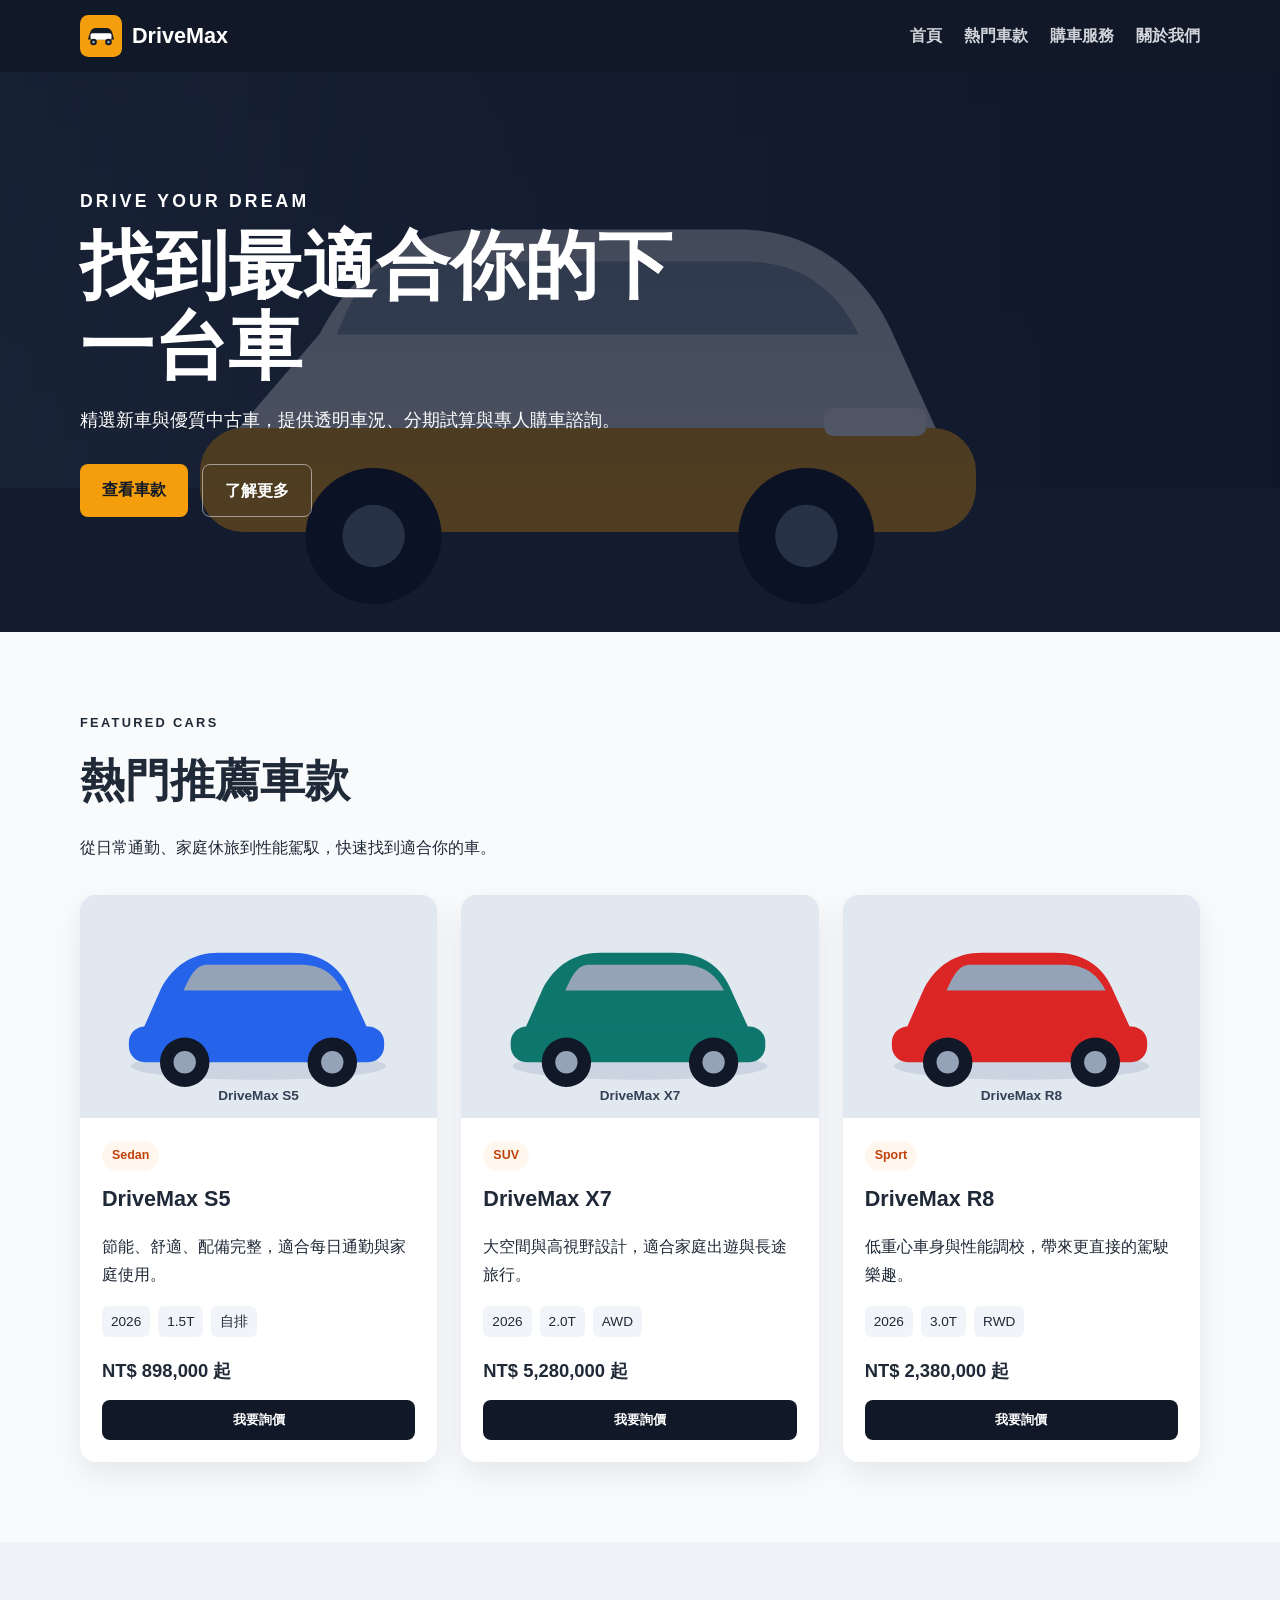
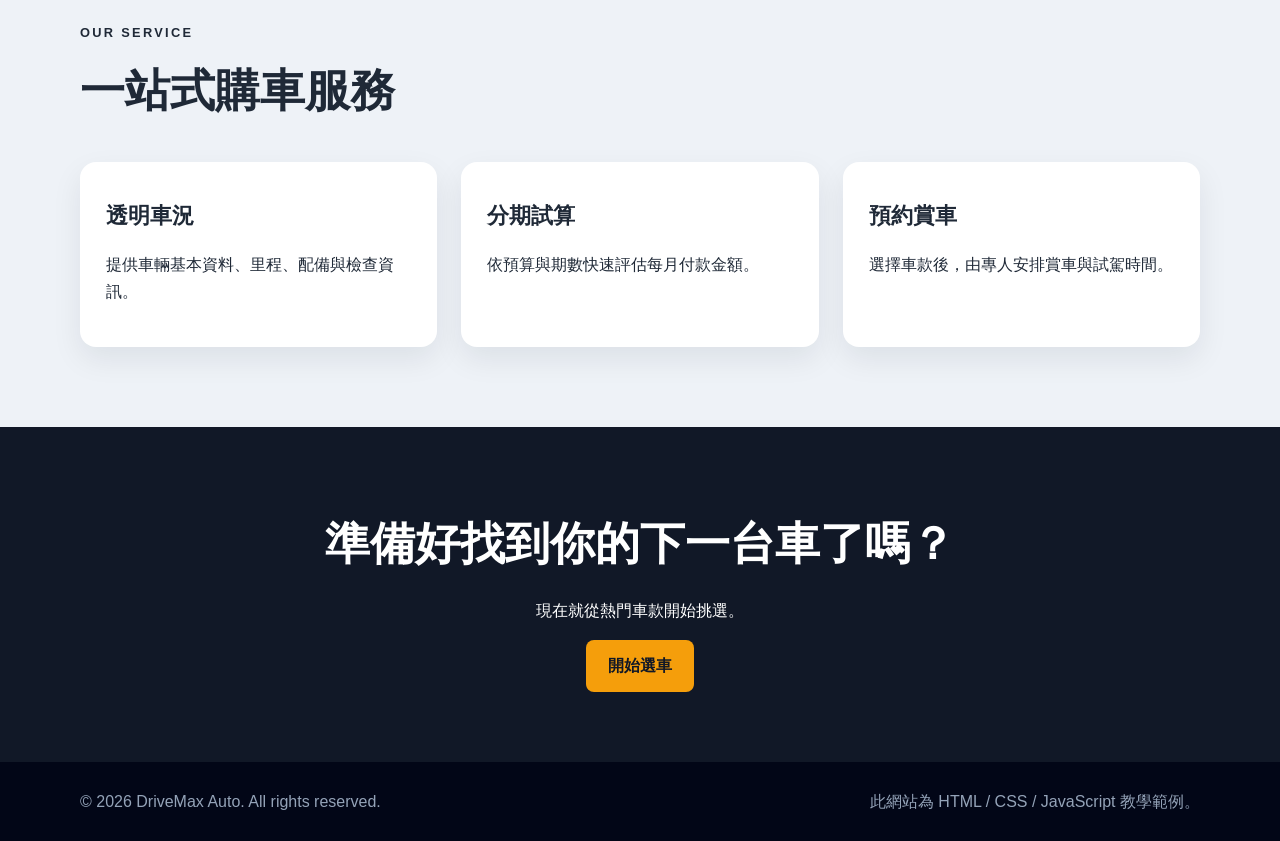
<file: index.html>
<!DOCTYPE html>
<html lang="zh-Hant">
<head>
  <meta charset="UTF-8">
  <meta name="viewport" content="width=device-width, initial-scale=1.0">
  <title>DriveMax 汽車銷售</title>
  <link rel="stylesheet" href="css/style.css">
</head>
<body>
  <header class="header">
    <div class="container nav">
      <a class="brand" href="index.html">
        <img src="images/logo.svg" alt="DriveMax Logo">
        <span>DriveMax</span>
      </a>

      <nav>
        <a href="index.html">首頁</a>
        <a href="#cars">熱門車款</a>
        <a href="#service">購車服務</a>
        <a href="about.html">關於我們</a>
      </nav>
    </div>
  </header>

  <main>
    <section class="hero">
      <div class="container hero-content">
        <div>
          <p class="eyebrow">DRIVE YOUR DREAM</p>
          <h1>找到最適合你的下一台車</h1>
          <p>
            精選新車與優質中古車，提供透明車況、分期試算與專人購車諮詢。
          </p>
          <div class="hero-actions">
            <a class="btn primary" href="#cars">查看車款</a>
            <a class="btn secondary" href="about.html">了解更多</a>
          </div>
        </div>
      </div>
    </section>

    <section id="cars" class="section">
      <div class="container">
        <div class="section-heading">
          <p class="eyebrow">FEATURED CARS</p>
          <h2>熱門推薦車款</h2>
          <p>從日常通勤、家庭休旅到性能駕馭，快速找到適合你的車。</p>
        </div>

        <div class="car-grid">
          <article class="car-card">
            <img src="images/sedan.svg" alt="都會房車">
            <div class="car-card-body">
              <span class="tag">Sedan</span>
              <h3>DriveMax S5</h3>
              <p>節能、舒適、配備完整，適合每日通勤與家庭使用。</p>
              <div class="car-meta">
                <span>2026</span>
                <span>1.5T</span>
                <span>自排</span>
              </div>
              <strong>NT$ 898,000 起</strong>
              <button class="inquiry-btn" data-car="DriveMax S5">我要詢價</button>
            </div>
          </article>

          <article class="car-card">
            <img src="images/suv.svg" alt="休旅車">
            <div class="car-card-body">
              <span class="tag">SUV</span>
              <h3>DriveMax X7</h3>
              <p>大空間與高視野設計，適合家庭出遊與長途旅行。</p>
              <div class="car-meta">
                <span>2026</span>
                <span>2.0T</span>
                <span>AWD</span>
              </div>
              <strong>NT$ 5,280,000 起</strong>
              <button class="inquiry-btn" data-car="DriveMax X7">我要詢價</button>
            </div>
          </article>

          <article class="car-card">
            <img src="images/sport.svg" alt="跑車">
            <div class="car-card-body">
              <span class="tag">Sport</span>
              <h3>DriveMax R8</h3>
              <p>低重心車身與性能調校，帶來更直接的駕駛樂趣。</p>
              <div class="car-meta">
                <span>2026</span>
                <span>3.0T</span>
                <span>RWD</span>
              </div>
              <strong>NT$ 2,380,000 起</strong>
              <button class="inquiry-btn" data-car="DriveMax R8">我要詢價</button>
            </div>
          </article>
        </div>
      </div>
    </section>

    <section id="service" class="section service-section">
      <div class="container">
        <div class="section-heading">
          <p class="eyebrow">OUR SERVICE</p>
          <h2>一站式購車服務</h2>
        </div>

        <div class="service-grid">
          <div class="service-card">
            <h3>透明車況</h3>
            <p>提供車輛基本資料、里程、配備與檢查資訊。</p>
          </div>
          <div class="service-card">
            <h3>分期試算</h3>
            <p>依預算與期數快速評估每月付款金額。</p>
          </div>
          <div class="service-card">
            <h3>預約賞車</h3>
            <p>選擇車款後，由專人安排賞車與試駕時間。</p>
          </div>
        </div>
      </div>
    </section>

    <section class="cta">
      <div class="container">
        <h2>準備好找到你的下一台車了嗎？</h2>
        <p>現在就從熱門車款開始挑選。</p>
        <a class="btn primary" href="#cars">開始選車</a>
      </div>
    </section>
  </main>

  <footer>
    <div class="container footer-content">
      <p>© 2026 DriveMax Auto. All rights reserved.</p>
      <p>此網站為 HTML / CSS / JavaScript 教學範例。</p>
    </div>
  </footer>

  <script src="js/main.js"></script>
</body>
</html>
</file>
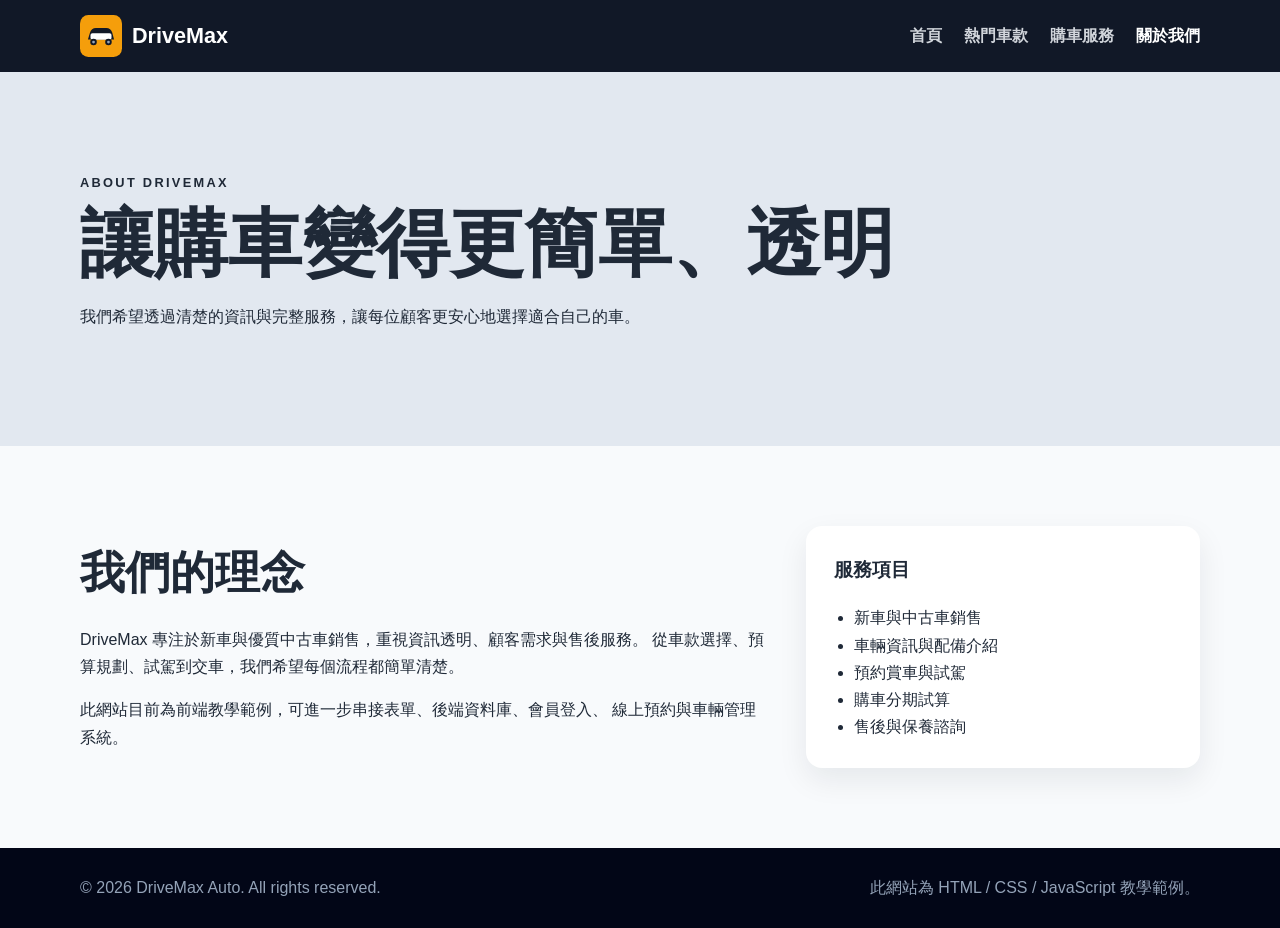
<file: about.html>
<!DOCTYPE html>
<html lang="zh-Hant">
<head>
  <meta charset="UTF-8">
  <meta name="viewport" content="width=device-width, initial-scale=1.0">
  <title>關於我們 | DriveMax 汽車銷售</title>
  <link rel="stylesheet" href="css/style.css">
</head>
<body>
  <header class="header">
    <div class="container nav">
      <a class="brand" href="index.html">
        <img src="images/logo.svg" alt="DriveMax Logo">
        <span>DriveMax</span>
      </a>

      <nav>
        <a href="index.html">首頁</a>
        <a href="index.html#cars">熱門車款</a>
        <a href="index.html#service">購車服務</a>
        <a class="active" href="about.html">關於我們</a>
      </nav>
    </div>
  </header>

  <main>
    <section class="page-hero">
      <div class="container">
        <p class="eyebrow">ABOUT DRIVEMAX</p>
        <h1>讓購車變得更簡單、透明</h1>
        <p>我們希望透過清楚的資訊與完整服務，讓每位顧客更安心地選擇適合自己的車。</p>
      </div>
    </section>

    <section class="section">
      <div class="container about-grid">
        <div>
          <h2>我們的理念</h2>
          <p>
            DriveMax 專注於新車與優質中古車銷售，重視資訊透明、顧客需求與售後服務。
            從車款選擇、預算規劃、試駕到交車，我們希望每個流程都簡單清楚。
          </p>
          <p>
            此網站目前為前端教學範例，可進一步串接表單、後端資料庫、會員登入、
            線上預約與車輛管理系統。
          </p>
        </div>

        <div class="info-box">
          <h3>服務項目</h3>
          <ul>
            <li>新車與中古車銷售</li>
            <li>車輛資訊與配備介紹</li>
            <li>預約賞車與試駕</li>
            <li>購車分期試算</li>
            <li>售後與保養諮詢</li>
          </ul>
        </div>
      </div>
    </section>
  </main>

  <footer>
    <div class="container footer-content">
      <p>© 2026 DriveMax Auto. All rights reserved.</p>
      <p>此網站為 HTML / CSS / JavaScript 教學範例。</p>
    </div>
  </footer>

  <script src="js/main.js"></script>
</body>
</html>
</file>
<file: css/style.css>
* {
  box-sizing: border-box;
}

html {
  scroll-behavior: smooth;
}

body {
  margin: 0;
  font-family: Arial, "Noto Sans TC", sans-serif;
  color: #1f2937;
  background: #f8fafc;
  line-height: 1.7;
}

img {
  max-width: 100%;
  display: block;
}

a {
  color: inherit;
  text-decoration: none;
}

.container {
  width: min(1120px, calc(100% - 40px));
  margin: 0 auto;
}

.header {
  background: #111827;
  color: #fff;
  position: sticky;
  top: 0;
  z-index: 100;
}

.nav {
  min-height: 72px;
  display: flex;
  align-items: center;
  justify-content: space-between;
  gap: 32px;
}

.brand {
  display: flex;
  align-items: center;
  gap: 10px;
  font-weight: 800;
  font-size: 1.35rem;
}

.brand img {
  width: 42px;
  height: 42px;
}

nav {
  display: flex;
  gap: 22px;
  flex-wrap: wrap;
}

nav a {
  color: #d1d5db;
  font-weight: 700;
}

nav a:hover,
nav a.active {
  color: #fff;
}

.hero {
  min-height: 560px;
  display: flex;
  align-items: center;
  color: #fff;
  background:
    linear-gradient(rgba(15, 23, 42, 0.78), rgba(15, 23, 42, 0.7)),
    url("../images/camping.svg") center/cover no-repeat;
}

.hero-content {
  display: grid;
  grid-template-columns: minmax(0, 650px) 1fr;
}

.hero h1,
.page-hero h1 {
  font-size: clamp(2.4rem, 6vw, 4.6rem);
  line-height: 1.1;
  margin: 10px 0 18px;
}

.hero p {
  max-width: 620px;
  font-size: 1.1rem;
}

.eyebrow {
  margin: 0;
  font-size: 0.8rem;
  font-weight: 800;
  letter-spacing: 0.18em;
  text-transform: uppercase;
}

.hero-actions {
  display: flex;
  gap: 14px;
  margin-top: 28px;
  flex-wrap: wrap;
}

.btn {
  display: inline-block;
  border-radius: 8px;
  padding: 12px 22px;
  font-weight: 800;
  transition: 0.2s;
}

.btn.primary {
  background: #f59e0b;
  color: #111827;
}

.btn.secondary {
  border: 1px solid rgba(255, 255, 255, 0.5);
  color: #fff;
}

.btn:hover {
  transform: translateY(-2px);
}

.section {
  padding: 80px 0;
}

.section-heading {
  max-width: 680px;
  margin-bottom: 34px;
}

.section-heading h2,
.about-grid h2,
.cta h2 {
  margin: 8px 0 12px;
  font-size: clamp(1.9rem, 4vw, 2.8rem);
}

.car-grid,
.service-grid {
  display: grid;
  grid-template-columns: repeat(3, 1fr);
  gap: 24px;
}

.car-card,
.service-card,
.info-box {
  background: #fff;
  border-radius: 16px;
  overflow: hidden;
  box-shadow: 0 12px 30px rgba(15, 23, 42, 0.08);
}

.car-card img {
  width: 100%;
  aspect-ratio: 16 / 10;
  object-fit: cover;
  background: #e5e7eb;
}

.car-card-body {
  padding: 22px;
}

.car-card h3,
.service-card h3 {
  margin: 10px 0 8px;
  font-size: 1.35rem;
}

.tag {
  display: inline-block;
  padding: 4px 10px;
  border-radius: 999px;
  background: #fff7ed;
  color: #c2410c;
  font-size: 0.78rem;
  font-weight: 800;
}

.car-meta {
  display: flex;
  gap: 8px;
  margin: 18px 0;
  flex-wrap: wrap;
}

.car-meta span {
  padding: 4px 9px;
  border-radius: 6px;
  background: #f1f5f9;
  font-size: 0.85rem;
}

.car-card strong {
  display: block;
  margin-bottom: 14px;
  font-size: 1.15rem;
}

.inquiry-btn {
  width: 100%;
  border: 0;
  border-radius: 8px;
  padding: 11px 16px;
  background: #111827;
  color: #fff;
  font-weight: 800;
  cursor: pointer;
}

.service-section {
  background: #eef2f7;
}

.service-card {
  padding: 26px;
}

.cta {
  text-align: center;
  padding: 70px 20px;
  background: #111827;
  color: #fff;
}

.page-hero {
  padding: 100px 0;
  background: #e2e8f0;
}

.page-hero p {
  max-width: 720px;
}

.about-grid {
  display: grid;
  grid-template-columns: 1.4fr 0.8fr;
  gap: 36px;
  align-items: start;
}

.info-box {
  padding: 28px;
}

.info-box h3 {
  margin-top: 0;
}

.info-box ul {
  margin-bottom: 0;
  padding-left: 20px;
}

footer {
  padding: 26px 0;
  background: #020617;
  color: #94a3b8;
}

.footer-content {
  display: flex;
  justify-content: space-between;
  gap: 20px;
  flex-wrap: wrap;
}

.footer-content p {
  margin: 0;
}

@media (max-width: 820px) {
  .nav,
  .footer-content {
    align-items: flex-start;
    flex-direction: column;
    padding: 16px 0;
  }

  .hero-content {
    grid-template-columns: 1fr;
  }

  .car-grid,
  .service-grid,
  .about-grid {
    grid-template-columns: 1fr;
  }

  .hero {
    min-height: 500px;
  }
}
</file>
